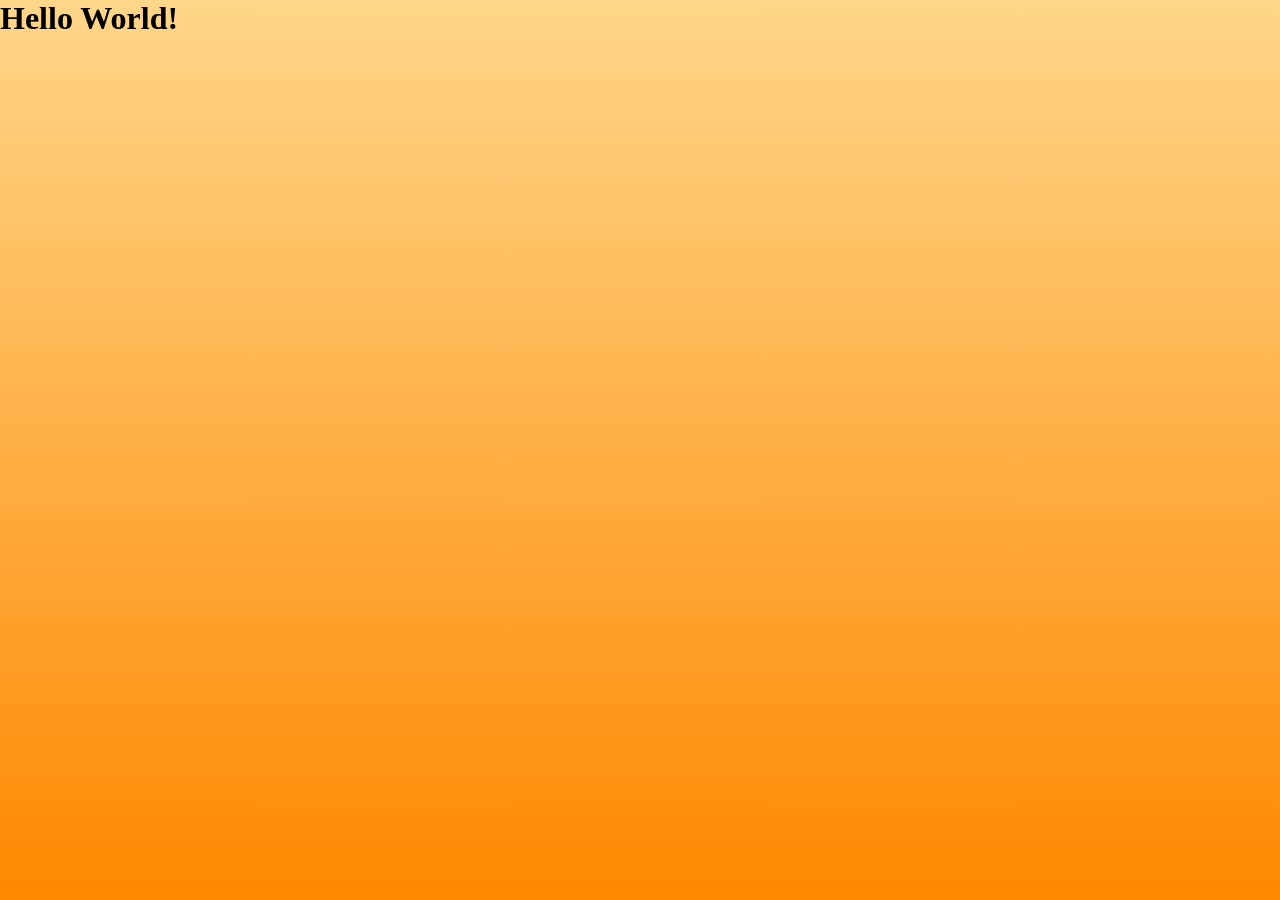
<file: index.html>
<!DOCTYPE html>
<html>
    <head> 
    <style>
    * {
      margin: 0;
      padding: 0;
      box-sizing: border-box;
    }

    body {
      min-height: 100vh;
      background: linear-gradient(to top, rgb(255, 136, 0) 0%, #ffd68a 100%);
    }
  </style>
        <title>Hello, Hello World!</title>
    </head>
    <body>
        <h1>Hello World!</h1>
    </body>
</html>
</file>
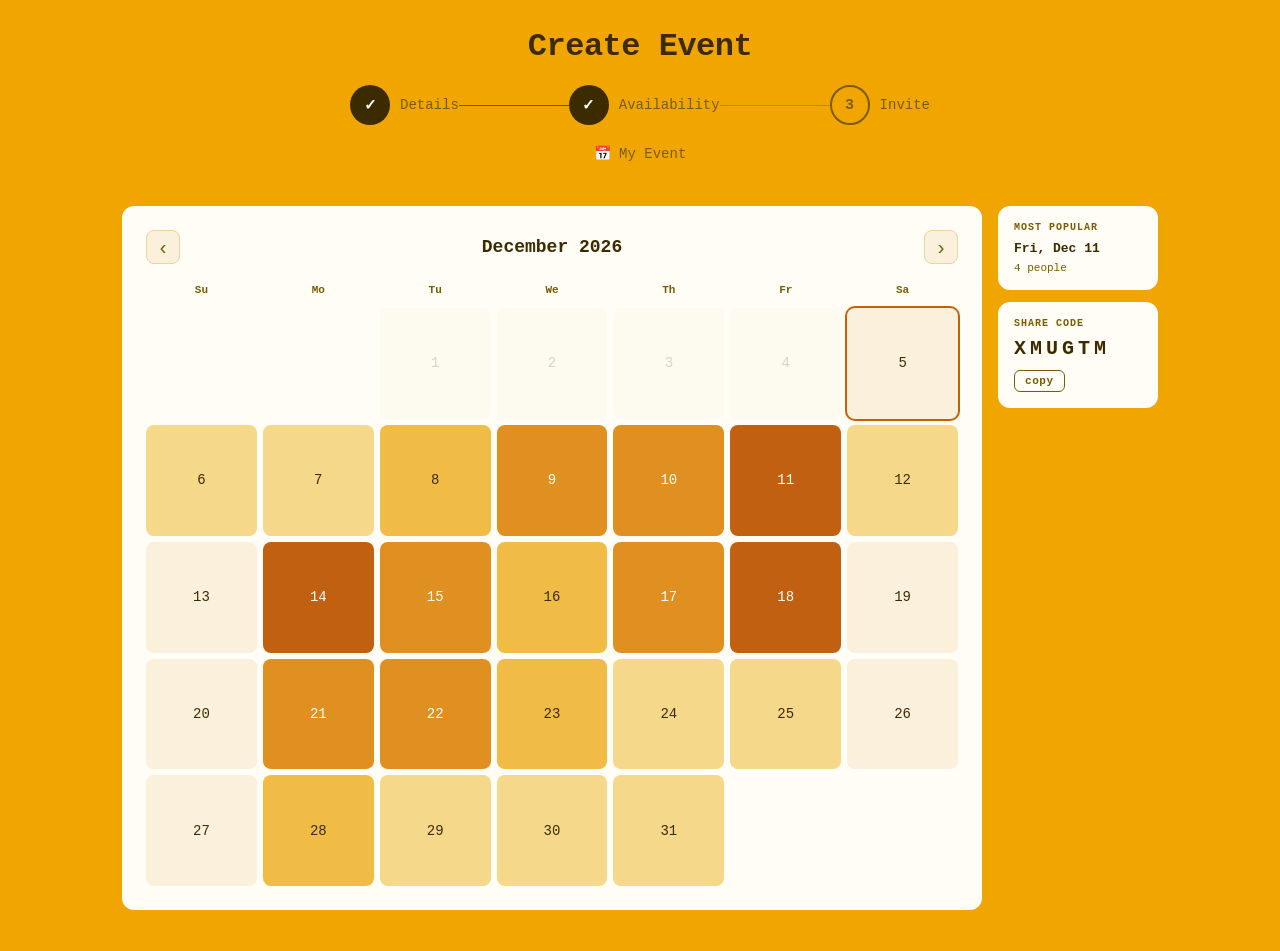
<file: heatmap_days.html>
<!DOCTYPE html>
<html lang="en">
<head>
  <meta charset="UTF-8">
  <meta name="viewport" content="width=device-width, initial-scale=1.0">
  <title>Heatmap – Days</title>
  <link rel="stylesheet" href="css/heatmap.css">
</head>
<body>

  <div class="header">
    <h1 class="header-title">Create Event</h1>
    <div class="steps">
      <div class="step">
        <div class="step-circle">✓</div>
        <span class="step-label">Details</span>
      </div>
      <div class="step-line done"></div>
      <div class="step">
        <div class="step-circle">✓</div>
        <span class="step-label">Availability</span>
      </div>
      <div class="step-line"></div>
      <div class="step">
        <div class="step-circle pending">3</div>
        <span class="step-label">Invite</span>
      </div>
    </div>
    <div class="event-label">📅 My Event</div>
  </div>

  <div class="content">
    <div class="calendar-card">
      <div id="calendar"></div>
    </div>
    <aside class="side-panels">
      <div class="side-panel" id="popular-panel">
        <p class="side-panel-label">most popular</p>
        <p id="popular-value" class="side-panel-value">—</p>
        <p id="popular-count" class="side-panel-sub"></p>
      </div>
      <div class="side-panel" id="share-panel">
        <p class="side-panel-label">share code</p>
        <p id="share-code" class="share-code"></p>
        <button class="copy-btn" onclick="copyCode()">copy</button>
      </div>
      <div class="side-panel hover-panel" id="hover-panel">
        <p class="side-panel-label">available</p>
        <p id="panel-title" class="side-panel-value">—</p>
        <ul id="panel-list" class="panel-list"></ul>
      </div>
    </aside>
  </div>

  <script src="javascript/heatmap_days.js"></script>
</body>
</html>
</file>
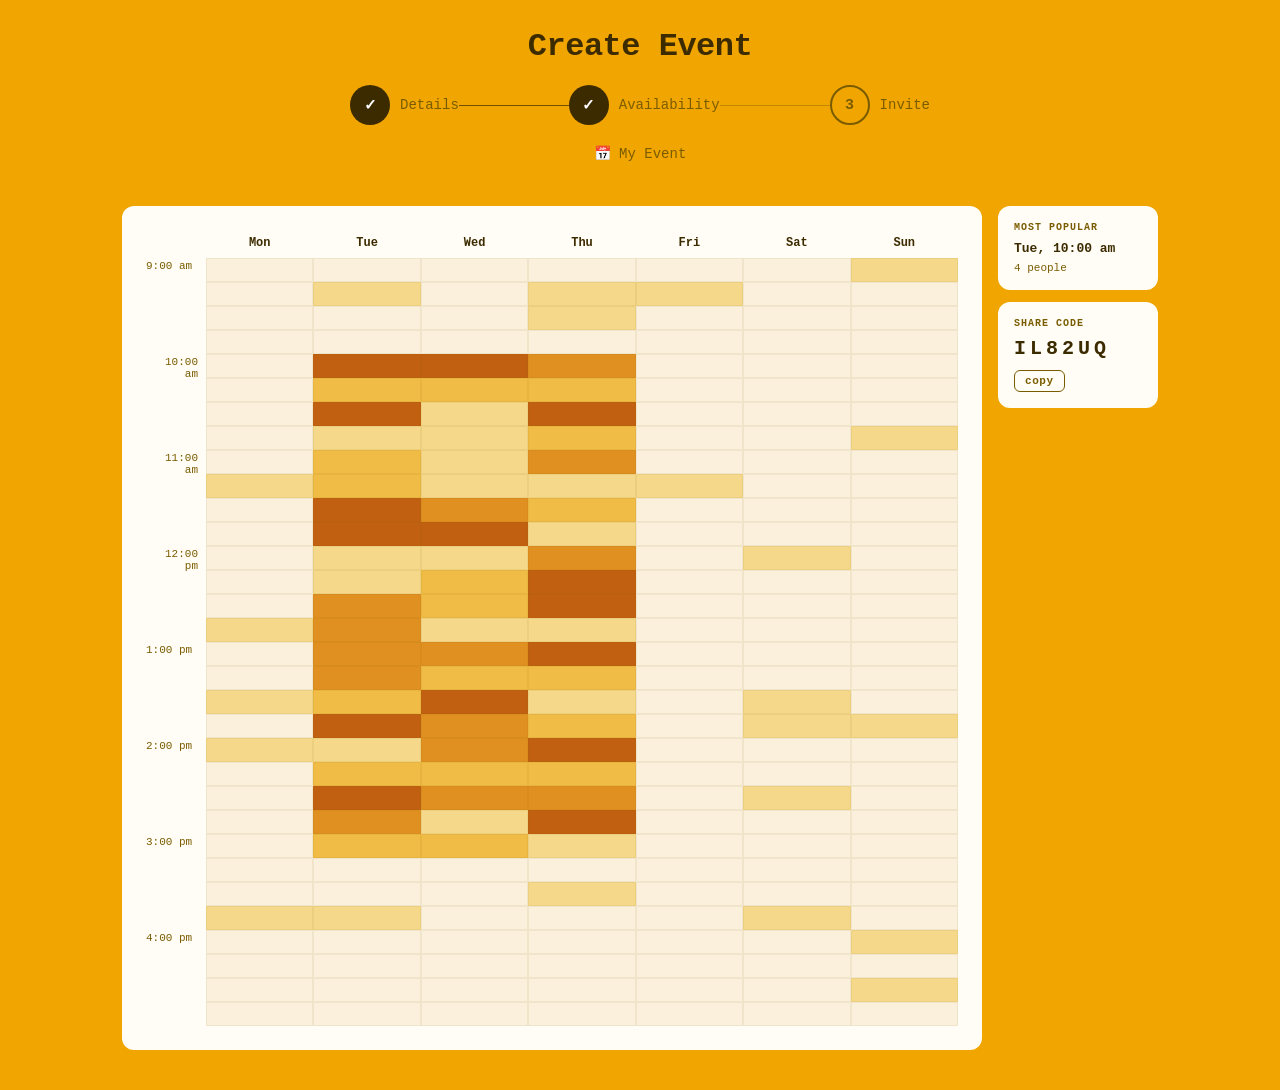
<file: heatmap_times.html>
<!DOCTYPE html>
<html lang="en">
<head>
  <meta charset="UTF-8">
  <meta name="viewport" content="width=device-width, initial-scale=1.0">
  <title>Heatmap – Times</title>
  <link rel="stylesheet" href="css/heatmap.css">
</head>
<body>

  <div class="header">
    <h1 class="header-title">Create Event</h1>
    <div class="steps">
      <div class="step">
        <div class="step-circle">✓</div>
        <span class="step-label">Details</span>
      </div>
      <div class="step-line done"></div>
      <div class="step">
        <div class="step-circle">✓</div>
        <span class="step-label">Availability</span>
      </div>
      <div class="step-line"></div>
      <div class="step">
        <div class="step-circle pending">3</div>
        <span class="step-label">Invite</span>
      </div>
    </div>
    <div class="event-label">📅 My Event</div>
  </div>

  <div class="content">
    <div class="calendar-card">
      <div id="grid" class="time-grid"></div>
    </div>
    <aside class="side-panels">
      <div class="side-panel" id="popular-panel">
        <p class="side-panel-label">most popular</p>
        <p id="popular-value" class="side-panel-value">—</p>
        <p id="popular-count" class="side-panel-sub"></p>
      </div>
      <div class="side-panel" id="share-panel">
        <p class="side-panel-label">share code</p>
        <p id="share-code" class="share-code"></p>
        <button class="copy-btn" onclick="copyCode()">copy</button>
      </div>
      <div class="side-panel hover-panel" id="hover-panel">
        <p class="side-panel-label">available</p>
        <p id="panel-title" class="side-panel-value">—</p>
        <ul id="panel-list" class="panel-list"></ul>
      </div>
    </aside>
  </div>

  <script src="javascript/heatmap_times.js"></script>
</body>
</html>
</file>
<file: css/heatmap.css>
:root {
  --bg:          #F0A500;
  --brown-dark:  #3D2B00;
  --brown-mid:   #7A5C00;
  --card:        #FAF0DC;
  --card-dark:   #E8D5A3;
  --white-soft:  #FFFDF5;
  --brown-btn:   #2C1A00;

  /* heat scale */
  --heat-0: #FAF0DC;
  --heat-1: #F5D88A;
  --heat-2: #F0BC45;
  --heat-3: #E09020;
  --heat-4: #C06010;
  --heat-5: #9A3A00;

  --font: 'Courier Prime', monospace;
  --radius: 12px;
  --radius-sm: 8px;
}

/* ─────────────────────────────────────────
   RESET / BASE
───────────────────────────────────────── */
* { box-sizing: border-box; margin: 0; padding: 0; }

body {
  font-family: var(--font);
  background: var(--bg);
  color: var(--brown-dark);
  min-height: 100vh;
}

/* ─────────────────────────────────────────
   PAGE HEADER  (both pages)
───────────────────────────────────────── */
.header {
  display: flex;
  flex-direction: column;
  align-items: center;
  gap: 20px;
  padding: 28px 40px 20px;
}

.header-title {
  font-size: 32px;
  font-weight: 700;
  letter-spacing: -0.5px;
  color: var(--brown-dark);
}

/* ─────────────────────────────────────────
   STEP INDICATOR  (both pages)
───────────────────────────────────────── */
.steps {
  display: flex;
  align-items: center;
  width: 100%;
  max-width: 580px;
}

.step {
  display: flex;
  align-items: center;
  gap: 10px;
}

.step-circle {
  width: 40px;
  height: 40px;
  border-radius: 50%;
  background: var(--brown-dark);
  color: white;
  display: flex;
  align-items: center;
  justify-content: center;
  font-size: 15px;
  font-weight: 700;
  flex-shrink: 0;
}

.step-circle.pending {
  background: transparent;
  border: 2px solid var(--brown-mid);
  color: var(--brown-mid);
}

.step-label {
  font-size: 14px;
  color: var(--brown-mid);
  white-space: nowrap;
}

.step-line {
  flex: 1;
  height: 1px;
  background: var(--brown-mid);
  opacity: 0.4;
  min-width: 48px;
}

.step-line.done {
  opacity: 0.7;
  background: var(--brown-dark);
}

/* ─────────────────────────────────────────
   EVENT NAME ROW  (both pages)
───────────────────────────────────────── */
.event-label {
  font-size: 14px;
  color: var(--brown-mid);
  display: flex;
  align-items: center;
  gap: 6px;
}

/* ─────────────────────────────────────────
   MAIN CONTENT AREA  (both pages)
───────────────────────────────────────── */
.content {
  display: flex;
  justify-content: center;
  padding: 24px 40px 40px;
}

.calendar-card {
  background: var(--white-soft);
  border-radius: var(--radius);
  padding: 24px;
  width: 100%;
  max-width: 860px;
}

/* ─────────────────────────────────────────
   HEATMAP-DAYS  —  month calendar grid
───────────────────────────────────────── */
.month-nav {
  display: flex;
  align-items: center;
  justify-content: space-between;
  margin-bottom: 20px;
}

.month-nav button {
  background: var(--card);
  border: 1px solid var(--card-dark);
  border-radius: var(--radius-sm);
  width: 34px;
  height: 34px;
  font-size: 20px;
  cursor: pointer;
  color: var(--brown-mid);
  display: flex;
  align-items: center;
  justify-content: center;
}

.month-nav button:hover { background: var(--card-dark); }

.month-nav span {
  font-size: 18px;
  font-weight: 700;
  color: var(--brown-dark);
}

.day-grid {
  display: grid;
  grid-template-columns: repeat(7, 1fr);
  gap: 6px;
}

.dow {
  text-align: center;
  font-size: 11px;
  font-weight: 700;
  color: var(--brown-mid);
  padding-bottom: 6px;
}

.day {
  aspect-ratio: 1;
  border-radius: 8px;
  display: flex;
  align-items: center;
  justify-content: center;
  font-size: 14px;
  cursor: pointer;
  border: 2px solid transparent;
  color: var(--brown-dark);
}

.day.empty       { background: transparent; pointer-events: none; border: none; }
.day.out-of-range { opacity: 0.2; cursor: not-allowed; pointer-events: none; }
.day.mine        { border-color: var(--brown-dark); }
.day.today       { box-shadow: 0 0 0 2px #C96000; }
.day:hover:not(.empty):not(.out-of-range) { filter: brightness(0.9); }

/* ─────────────────────────────────────────
   HEATMAP-TIMES  —  time-slot grid
───────────────────────────────────────── */
.time-grid {
  display: grid;
  grid-template-columns: 60px repeat(7, 1fr);
  user-select: none;
}

.corner      { height: 28px; }

.day-header {
  text-align: center;
  font-size: 12px;
  font-weight: 700;
  color: var(--brown-dark);
  padding: 6px 0;
}

.time-label {
  font-size: 11px;
  color: var(--brown-mid);
  text-align: right;
  padding-right: 8px;
  height: 24px;
  display: flex;
  align-items: flex-start;
  padding-top: 2px;
}

.cell {
  height: 24px;
  border: 0.5px solid rgba(122, 92, 0, 0.08);
  cursor: pointer;
}

.cell:hover  { filter: brightness(0.85); }
.cell.mine   { outline: 2px solid var(--brown-dark); outline-offset: -2px; }

/* ─────────────────────────────────────────
   HEAT SCALE  (shared by both pages)
───────────────────────────────────────── */
.heat-0 { background: var(--heat-0); }
.heat-1 { background: var(--heat-1); }
.heat-2 { background: var(--heat-2); }
.heat-3 { background: var(--heat-3); }
.heat-4 { background: var(--heat-4); }
.heat-5 { background: var(--heat-5); }

.heat-3,
.heat-4,
.heat-5 { color: white; }

/* ─────────────────────────────────────────
   SIDE PANELS  (both pages)
───────────────────────────────────────── */
.content {
  align-items: flex-start;
  gap: 16px;
}

.side-panels {
  display: flex;
  flex-direction: column;
  gap: 12px;
  width: 160px;
  flex-shrink: 0;
  position: sticky;
  top: 24px;
}

.side-panel {
  background: var(--white-soft);
  border-radius: var(--radius);
  padding: 16px;
}

.side-panel-label {
  font-size: 10px;
  font-weight: 700;
  color: var(--brown-mid);
  text-transform: uppercase;
  letter-spacing: 0.1em;
  margin-bottom: 8px;
}

.side-panel-value {
  font-size: 13px;
  font-weight: 700;
  color: var(--brown-dark);
  margin-bottom: 4px;
  line-height: 1.3;
}

.side-panel-sub {
  font-size: 11px;
  color: var(--brown-mid);
}

/* Share code panel */
.share-code {
  font-size: 20px;
  font-weight: 700;
  letter-spacing: 0.2em;
  color: var(--brown-dark);
  margin-bottom: 10px;
}

.copy-btn {
  background: none;
  border: 1.5px solid var(--brown-mid);
  border-radius: 6px;
  padding: 4px 10px;
  font-family: var(--font);
  font-size: 11px;
  font-weight: 700;
  color: var(--brown-mid);
  cursor: pointer;
  letter-spacing: 0.05em;
  transition: all 0.12s;
}

.copy-btn:hover {
  background: var(--brown-dark);
  border-color: var(--brown-dark);
  color: white;
}

/* Hover panel — fades in/out */
.hover-panel {
  opacity: 0;
  pointer-events: none;
  transition: opacity 0.12s ease;
}

.hover-panel.visible {
  opacity: 1;
}

.panel-list {
  list-style: none;
  display: flex;
  flex-direction: column;
  gap: 6px;
  margin-top: 6px;
}

.panel-list li {
  font-size: 13px;
  color: var(--brown-dark);
}

.panel-list .panel-you {
  font-weight: 700;
}

.panel-list .panel-empty {
  font-size: 12px;
  color: var(--brown-mid);
  font-style: italic;
}
</file>
